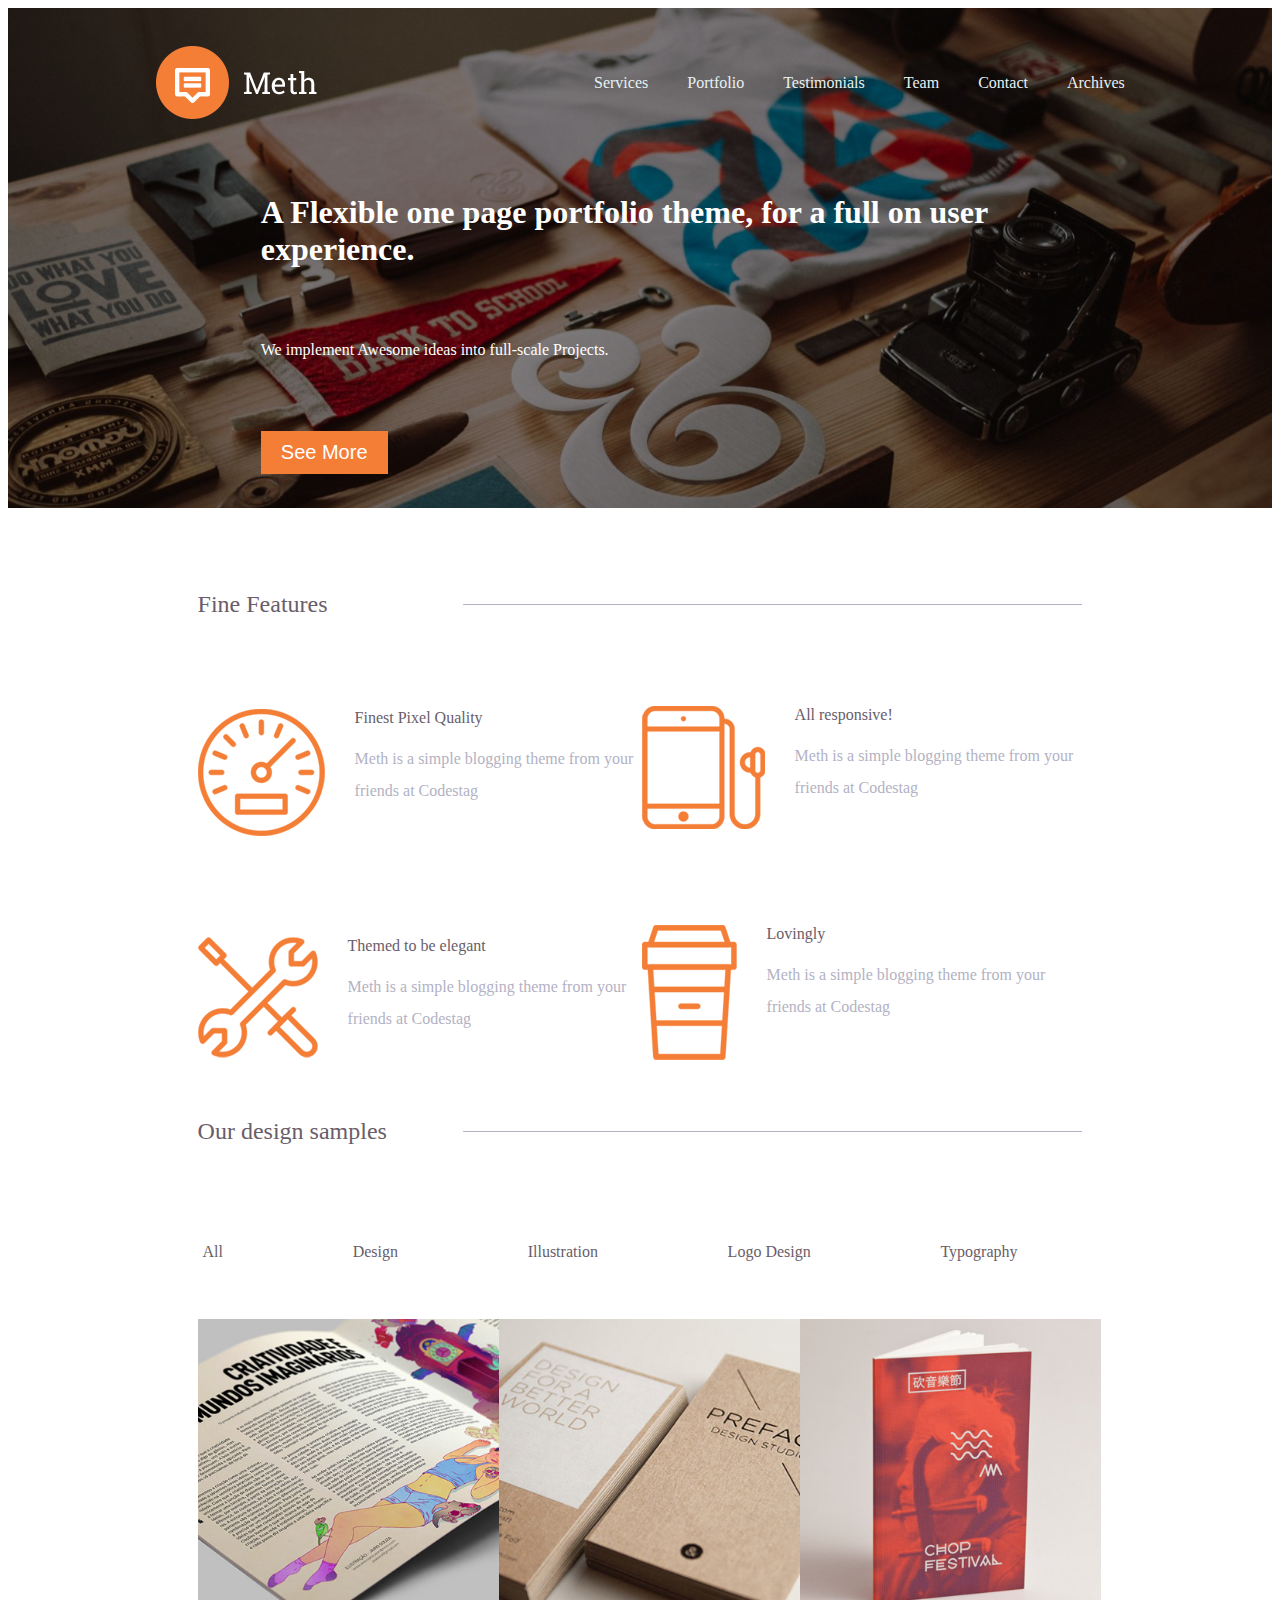
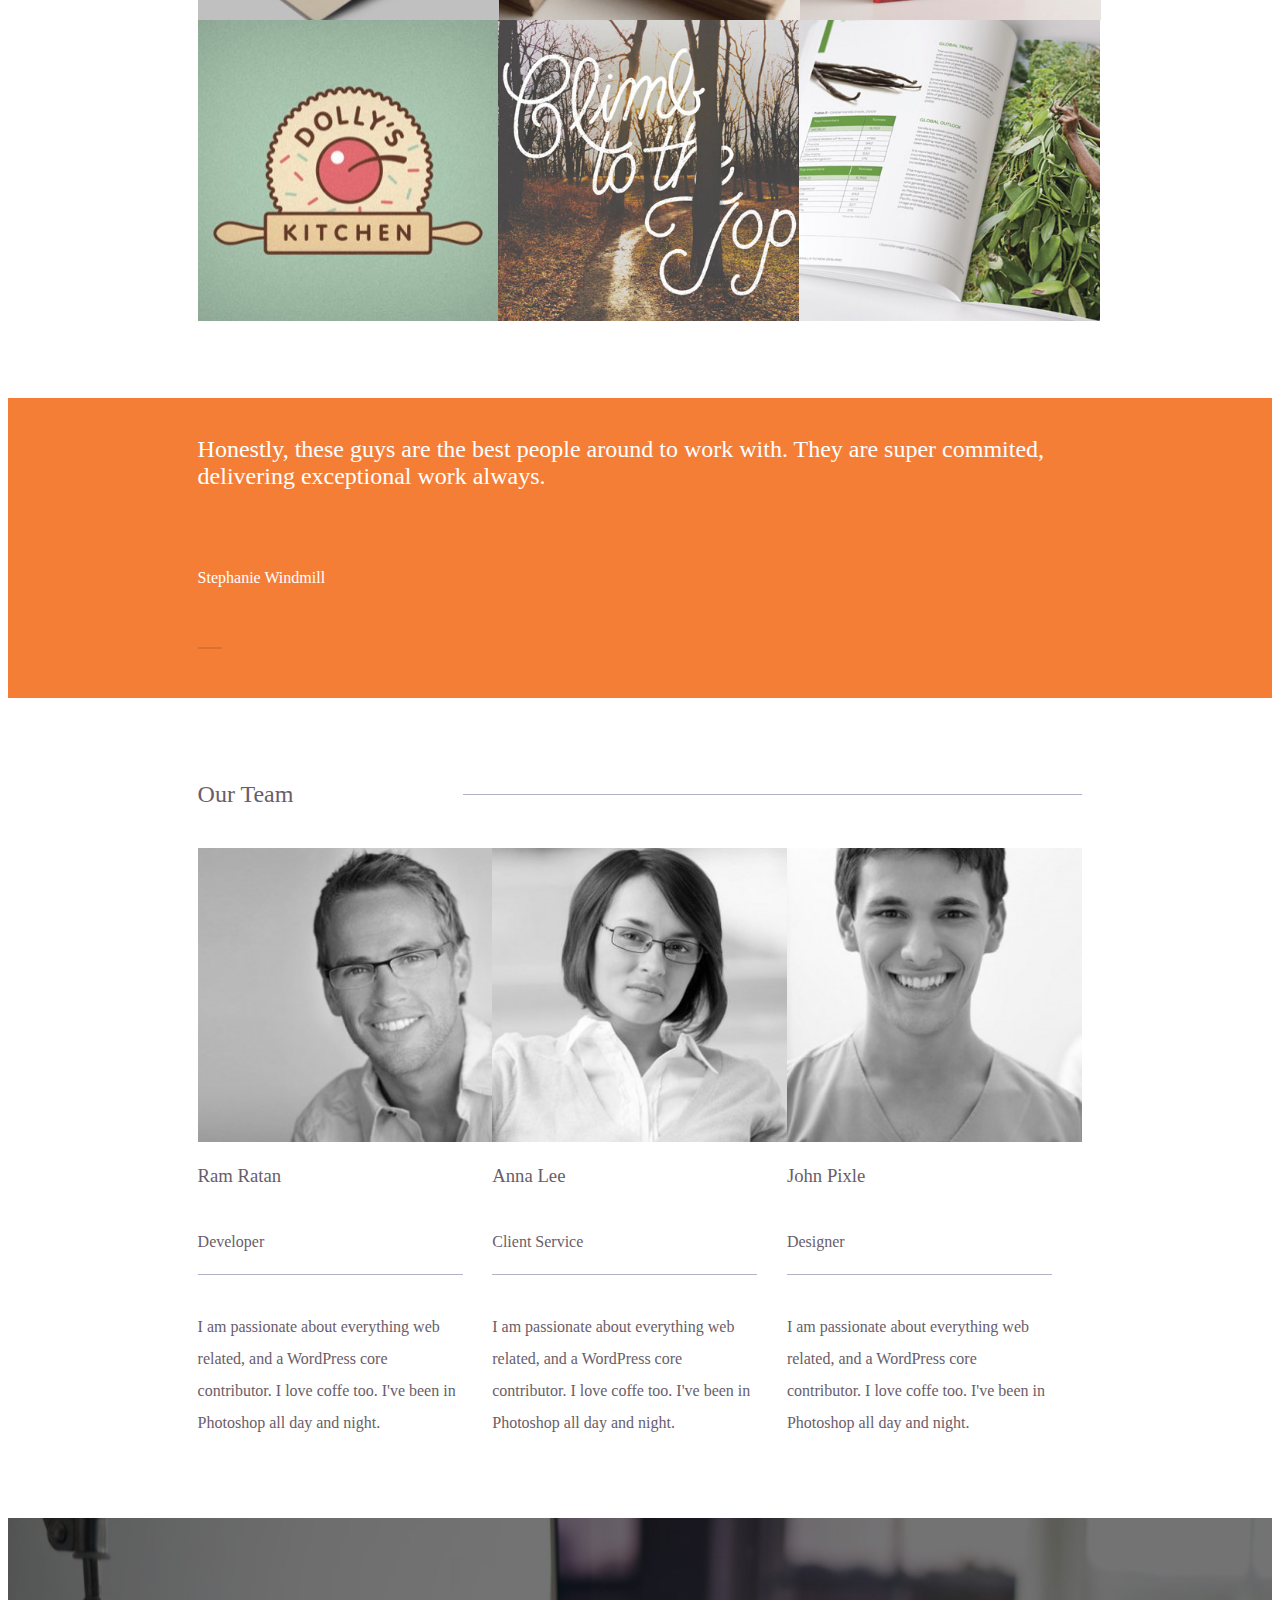
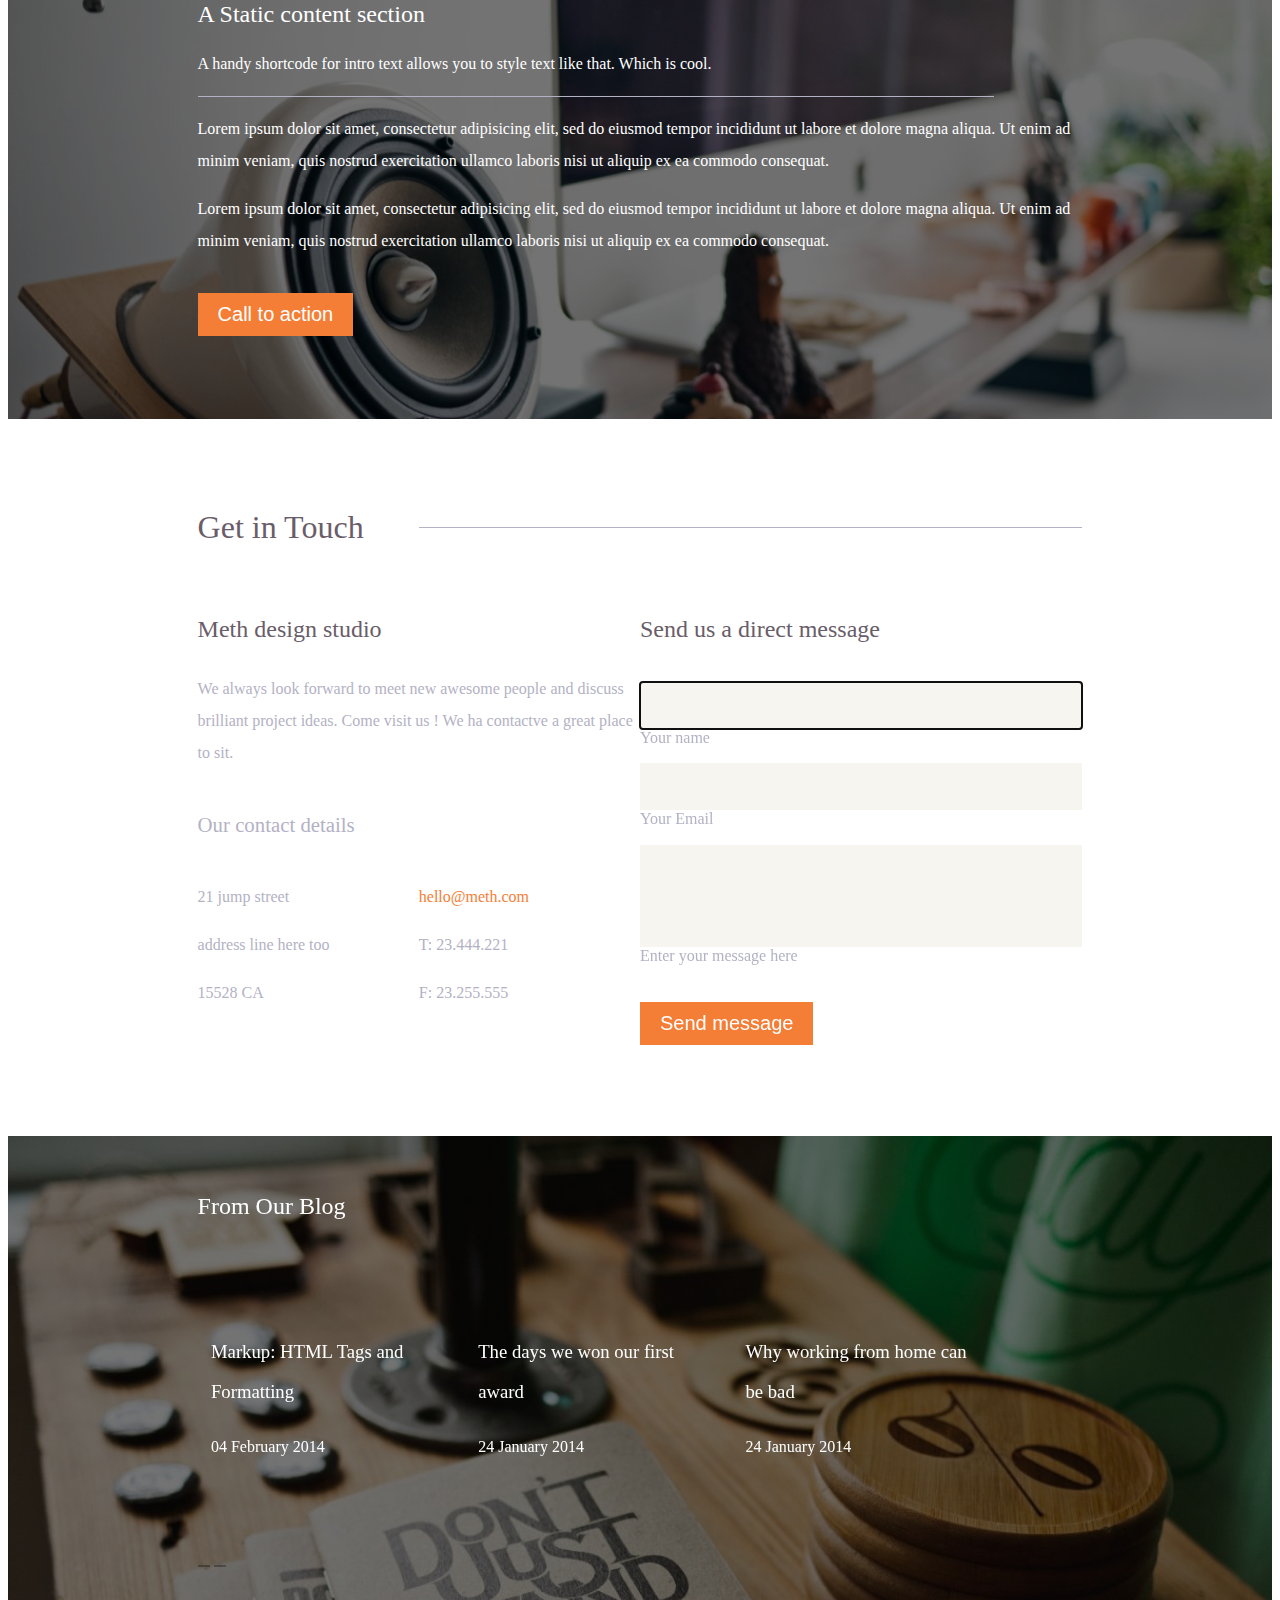
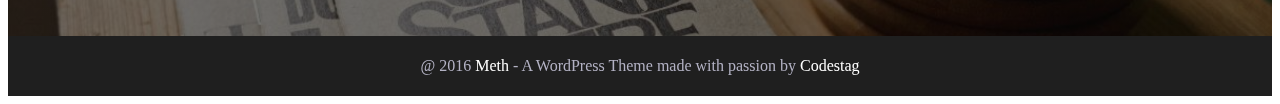
<file: index.html>
<!DOCTYPE html>

<html lang="fr">

    <head>

        <meta charset="utf-8">

        <link rel="stylesheet" href="style.css">

        <link rel="stylesheet" href="https://use.fontawesome.com/releases/v5.0.10/css/all.css" integrity="sha384-+d0P83n9kaQMCwj8F4RJB66tzIwOKmrdb46+porD/OvrJ+37WqIM7UoBtwHO6Nlg" crossorigin="anonymous">

        <title>Maquette 2</title>

    </head>

    <body>
        <div class="conteneur">
            <header>
                <div class="filtre_transparent">
                    <div id="cartouche">
                        <img class="logo" alt="logo" src="img/logo.png">

                        <nav>
                            <ul>
                                <li><a href="#services">Services</a></li>

                                <li><a href="#">Portfolio</a></li>

                                <li><a href="#">Testimonials</a></li>

                                <li><a href="#">team</a></li>

                                <li><a href="#">contact</a></li>

                                <li>
                                    <a href="#">archives</a>
                                    <ul id="rolling_menu">

                                        <li></li>
                                        <li></li>

                                    </ul>
                                </li>
                            </ul>
                        </nav>
                    </div>

                    <div class="header_text">
                        <h1>A Flexible one page portfolio theme, for a full on user experience.</h1>

                        <p>We implement Awesome ideas into full-scale Projects.</p>

                        <div>
                            <button class="orange_button"type="button" name="See More">See More</button>
                        </div>
                    </div>
                </div>
            </header>

            <section id="services">

                <div class="enTete">
                    <h2>Fine Features</h2>
                    <div class="hr_line"></div>
                </div>

                <div class="articles_wrapper">

                    <div class="first_column">

                        <article class="finest">

                            <img src="img/icon1.png" alt="icon"/>

                            <div class="article_content">

                                <h4>Finest Pixel Quality</h4>

                                <p> Meth is a simple blogging theme from your friends at Codestag</p>
                            </div>

                        </article>

                        <article class="themed">

                            <img src="img/icon4.png" alt="icon"/>

                            <div class="article_content">

                                <h4>Themed to be elegant</h4>

                                <p> Meth is a simple blogging theme from your friends at Codestag</p>
                            </div>

                        </article>
                    </div>

                    <div class="second_column">
                        <article class="all_responsive">

                            <img src="img/icon2.png" alt="icon"/>

                            <div class="article_content">
                            
                                <h4>All responsive!</h4>

                                <p> Meth is a simple blogging theme from your friends at Codestag</p>
                            </div>

                        </article>

                        <article class="lovingly">

                            <img src="img/icon3.png" alt="icon"/>

                            <div class="article_content">

                                <h4>Lovingly</h4>

                                <p> Meth is a simple blogging theme from your friends at Codestag</p>
                            </div>

                        </article>
                    </div>
                </div>

            </section>

            <section id="ourDesignSamples">

                <div class="enTete">
                    <h2>Our design samples</h2>
                    <div class="hr_line"></div>
                </div>

                <nav id="design_nav">

                    <ul>

                        <li><a href="#">All</a></li>

                        <li><a href="#">Design</a></li>

                        <li><a href="#">Illustration</a></li>

                        <li><a href="#">Logo Design</a></li>

                        <li><a href="#">Typography</a></li>

                    </ul>

                </nav>

                <div id="images">

                    <div id="liste_image_1">

                        <img src="img/imaginario.jpg" alt="imaginario">

                        <img src="img/portfolio_1.jpg" alt="portofolio1">

                        <img src="img/portfolio_2.jpg" alt="portofolio_2">

                    </div>

                    <div id="liste_image_2">

                        <img src="img/portfolio3-300x300.jpg" alt="portofolio_3">

                        <img src="img/portfolio_4.jpg" alt="portofolio_4">

                        <img src="img/portfolio5.jpg" alt="portofolio_5">

                    </div>

                </div>

            </section>

            <section id="orange_band">

                <div class="orange">

                    <h2 id="titre_orange">Honestly, these guys are the best people around to work with. They are super commited, delivering exceptional work always.</h2>

                    <p>Stephanie Windmill</p>

                    <div class="double_button">
                        <button class="button">
                            <span class="fa-layers fa-fw" style="background:hsl(22, 72%, 53%)">
                                <i class="fas fa-angle-left" style="color:white">
                                </i>
                        </button>

                        <button class="button">
                            <span class="fa-layers fa-fw" style="background:hsl(22, 72%, 53%)">
                                <i class="fas fa-angle-right" style="color: white">
                                </i>
                            </span>
                        </button>
                    </div>
                </div>
            </section>

            <section id="ourTeam">

                <div class="enTete">
                    <h2>Our Team</h2>
                    <div class="hr_line"></div>
                </div>

                <div id="columns_profil">

                    <div class="ramratan">

                        <img src="img/team1-300x300.jpg" alt="team1">

                        <h3>Ram Ratan</h3>

                        <p>Developer</p>

                        <div class="hr_line_special">
                        </div>

                        <p>I am passionate about everything web related, and a WordPress core contributor. I love coffe too. I've been in Photoshop all day and night.</p>

                    </div>

                    <div class="annalee">

                        <img src="img/team2-300x300.jpg" alt="team2">

                        <h3>Anna Lee</h3>

                        <p>Client Service</p>

                         <div class="hr_line_special">
                        </div>

                        <p>I am passionate about everything web related, and a WordPress core contributor. I love coffe too. I've been in Photoshop all day and night.</p>

                    </div>

                    <div class="johnpixle">

                        <img src="img/team3-300x300.jpg" alt="team3">

                        <h3>John Pixle</h3>

                        <p>Designer</p>

                         <div class="hr_line_special">
                        </div>

                        <p>I am passionate about everything web related, and a WordPress core contributor. I love coffe too. I've been in Photoshop all day and night.</p>

                    </div>
                </div>

            </section>

            <section id="staticSection">
                <div class="staticSectionContext">

                    <h2>A Static content section</h2>

                    <p>A handy shortcode for intro text allows you to style text like that. Which is cool.</p>

                    <div class="hr_line_special">
                    </div>

                    <p>Lorem ipsum dolor sit amet, consectetur adipisicing elit, sed do eiusmod tempor incididunt ut labore et dolore magna aliqua. Ut enim ad minim veniam, quis nostrud exercitation ullamco laboris nisi ut aliquip ex ea commodo consequat.</p>

                    <p>Lorem ipsum dolor sit amet, consectetur adipisicing elit, sed do eiusmod tempor incididunt ut labore et dolore magna aliqua. Ut enim ad minim veniam, quis nostrud exercitation ullamco laboris nisi ut aliquip ex ea commodo consequat. </p>

                    <button class="orange_button" type="button" >Call to action</button>
                </div>

            </section>

            <section id="getInTouch">

                <div class="enTete">
                    <h2>Get in Touch</h2>
                    <div class="hr_line_special"></div>
                </div>

                <div class="blockSectionContent">

                    <div class="conteneur_contacts">

                        <div class="contact">

                           <h3>Meth design studio</h3>

                           <p>We always look forward to meet new awesome people and discuss brilliant project ideas. Come visit us ! We ha contactve a great place to sit.</p>

                        </div>

                        <div class="contact_details">

                            <h4>Our contact details</h4>

                            <div class="contact_address">

                                <div class="contact_left">
                                    <p>21 jump street</p>
                                    <p>address line here too</p>
                                    <p>15528 CA</p>
                                </div>

                                <div class="contact_right">
                                     <p class="colored_mail">hello@meth.com</p>
                                     <p>T: 23.444.221</p>
                                     <p>F: 23.255.555</p>
                                </div>

                            </div>
                        </div>

                            <div class="logos">

                                <a href="#"><i class="fab fa-twitter fa-2x" style="color:rgb(179, 178, 196)"></i></a>

                                <a href="#"><i class="fab fa-dribbble fa-2x" style="color:rgb(179, 178, 196)"></i></a>

                                <a href="#"><i class="fab fa-instagram fa-2x" style="color:rgb(179, 178, 196)"></i></a>
                            </div>
                    </div>

                    <div class="send ">

                        <h3>Send us a direct message</h3>

                        <form class="" action="index.html" method="post">
                            <div class="pack_1">
                                <input class="form_input_style1" type="text" name="" value="" autofocus="" placeholder="">
                            
                                <label for="">Your name</label>
                            </div>

                            <div class="pack_1">
                                <input class="form_input_style1" type="text" name="" value="" placeholder="">
     
                                <label for="">Your Email</label>
                            </div>

                            <div class="pack_1">
                                <input class="form_input_style2" type="text" name="" value="" placeholder="">

                                <label for="">Enter your message here</label>
                            </div>
                            
                            <div>
                                <button class="orange_button_form" type="submit" name="button">Send message</button>
                            </div>

                        </form>

                    </div>

                </div>

            </section>

            <section id="fromOurBlog">

                <div class="content_fromOurBlog">

                    <h2>From Our Blog</h2>

                    <div class="articles">
                        
                        <div class="paquets">
                            <h3>Markup: HTML Tags and Formatting</h3>
                            <p>04 February 2014</p>
                        </div>

                        <div class="paquets">
                            <h3>The days we won our first award</h3>
                            <p>24 January 2014</p>
                        </div>

                        <div class="paquets">
                            <h3>Why working from home can be bad</h3>
                            <p>24 January 2014</p>
                        </div>

                    </div>

                    <div class="double_button">

                        <button class="button">
                            <span class="fa-layers fa-fw">
                                <i class="fas fa-angle-left" style="color:white">
                                </i>
                        </button>

                        <button class="button">
                            <span class="fa-layers fa-fw">
                                <i class="fas fa-angle-right" style="color: white">
                                </i>
                            </span>
                        </button>

                    </div>

                </div>

            </section>

            <footer>
                <p>@ 2016 <span class="white_word">Meth</span> - A WordPress Theme made with passion by <span class="white_word">Codestag</span></p>
            </footer>

        </div>

    </body>

</html>
</file>
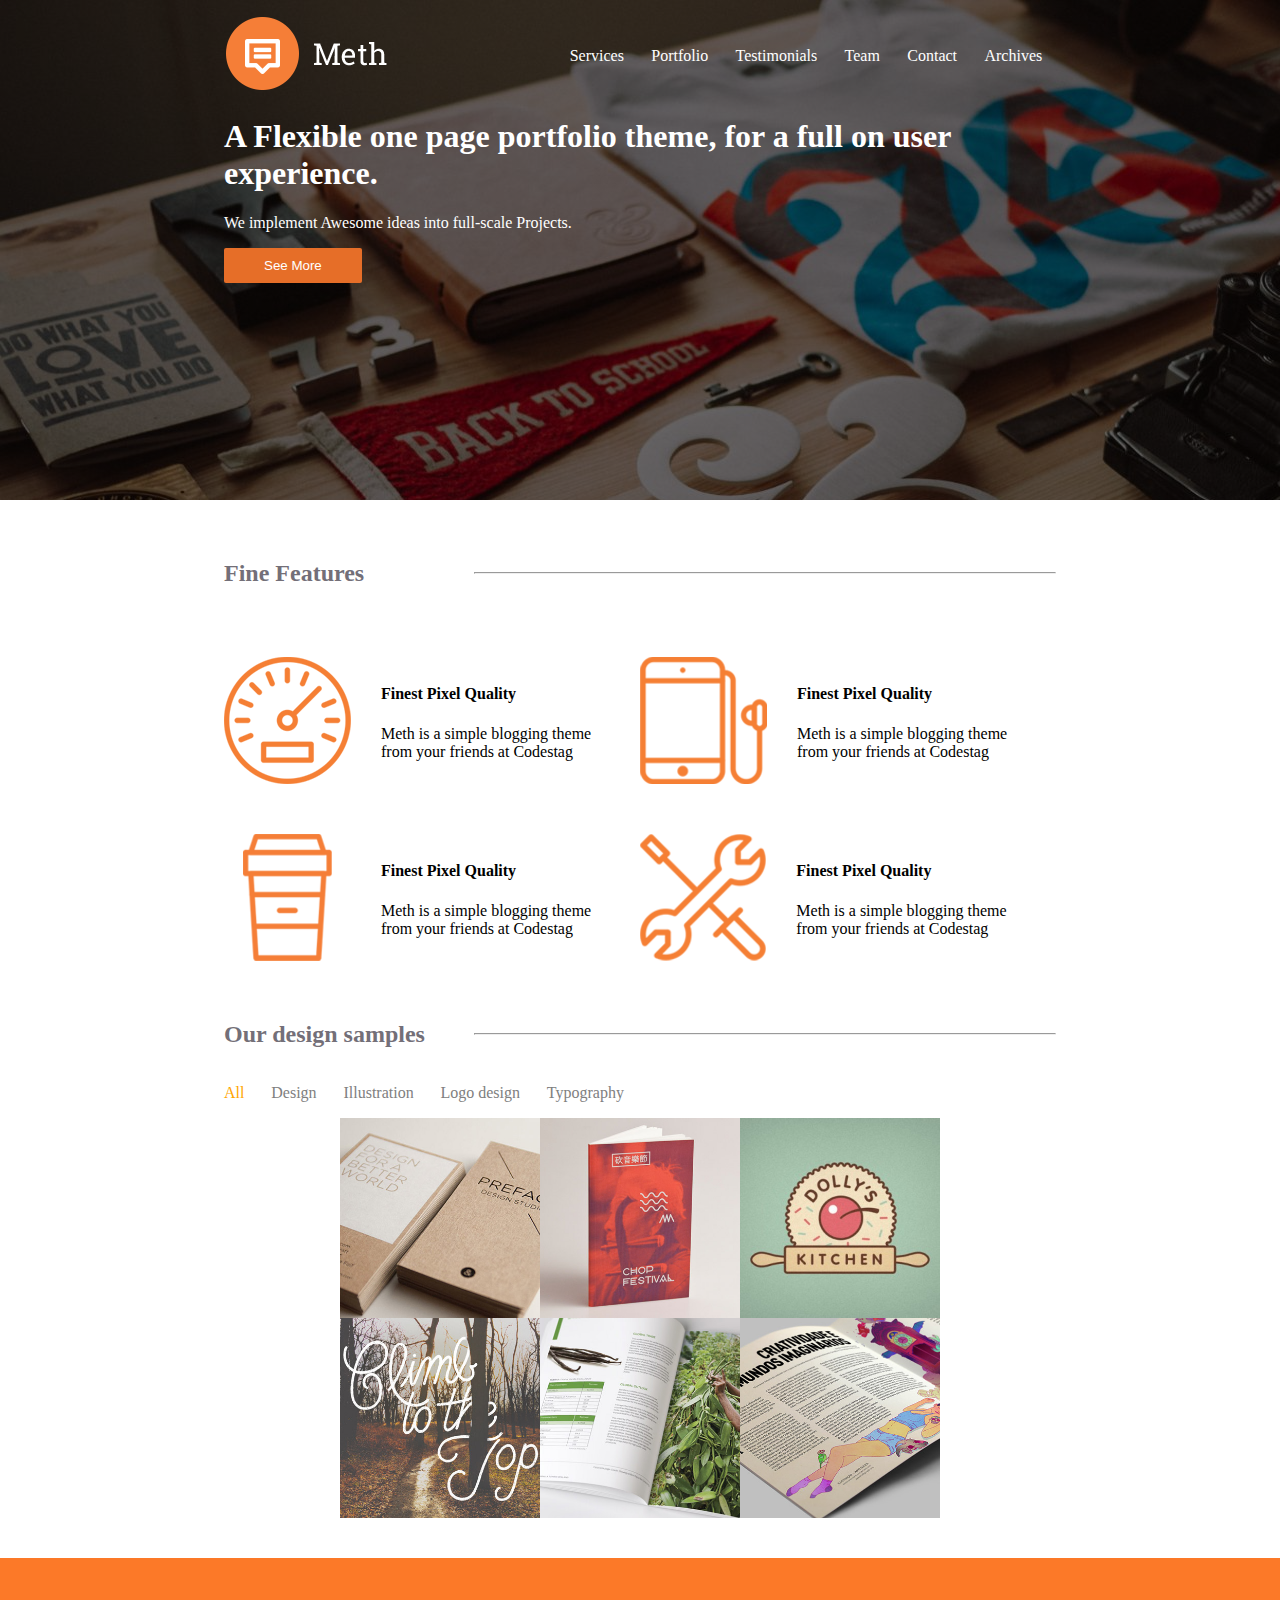
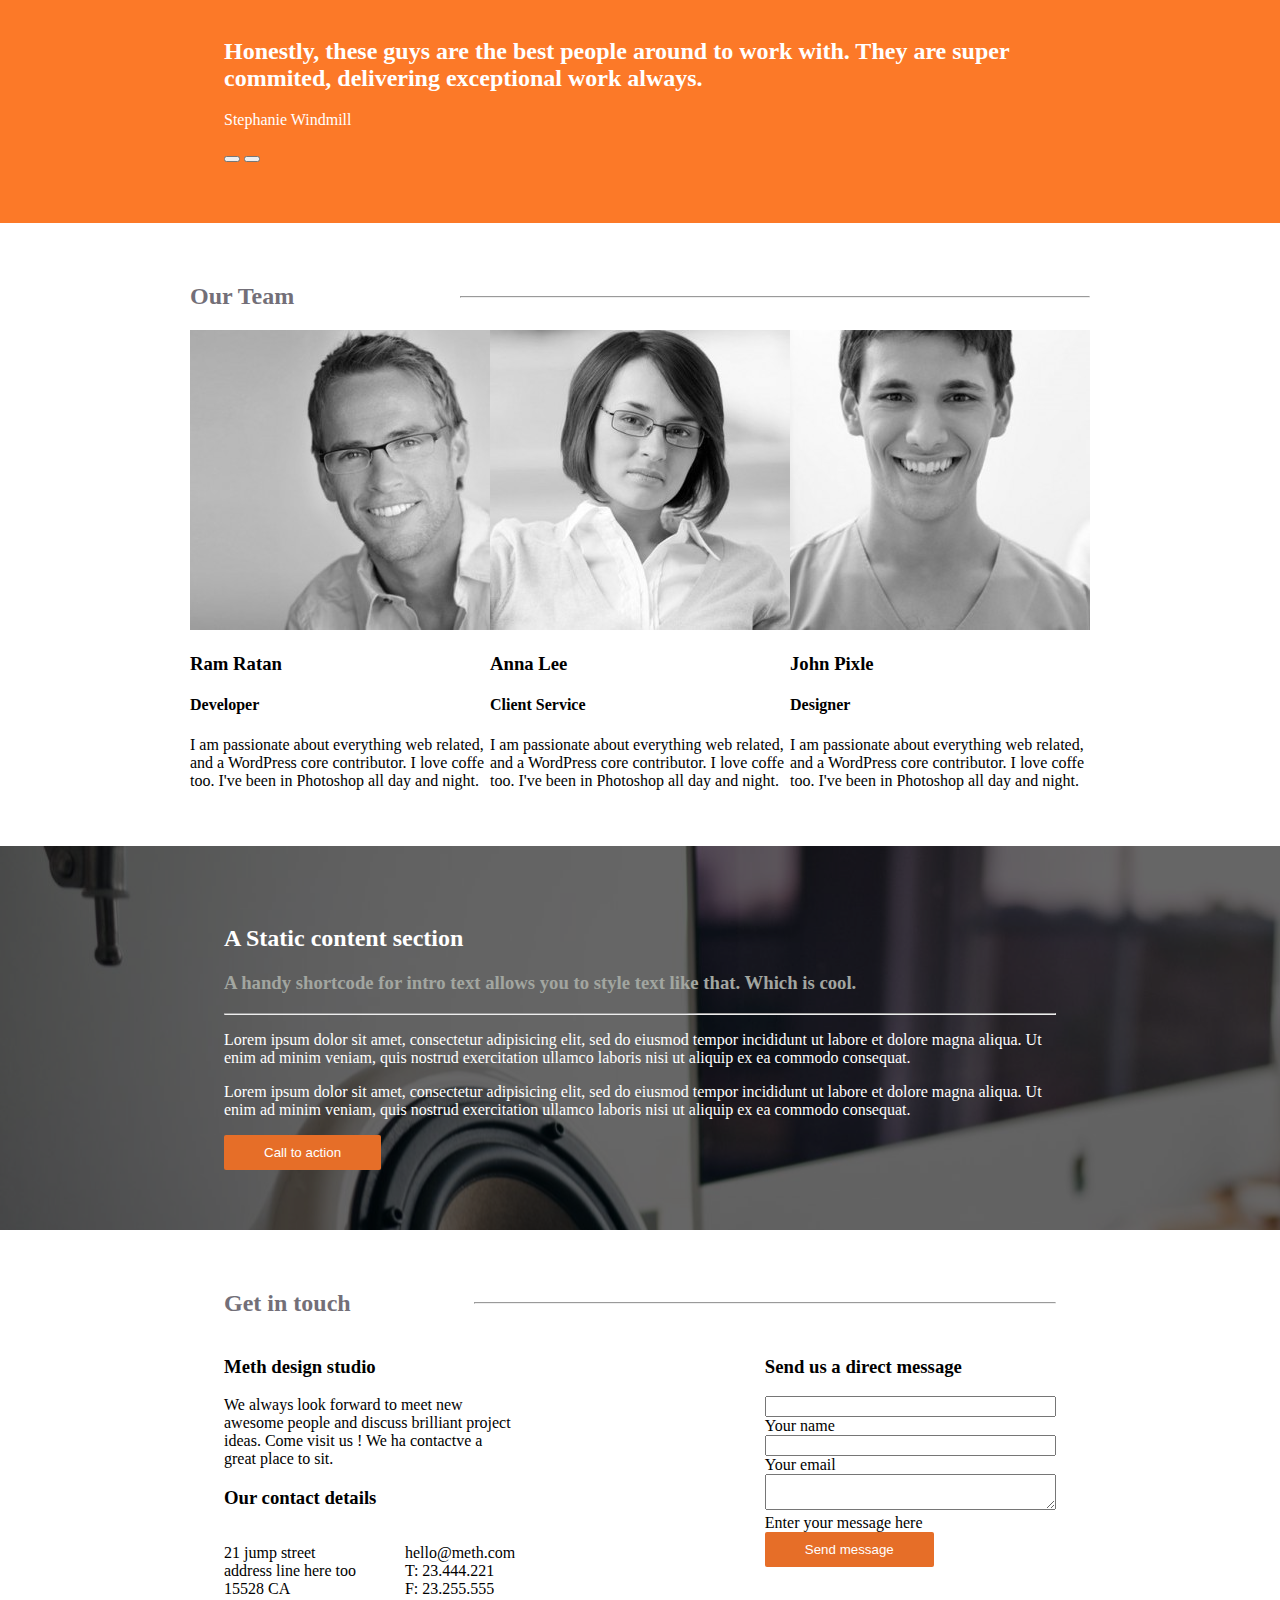
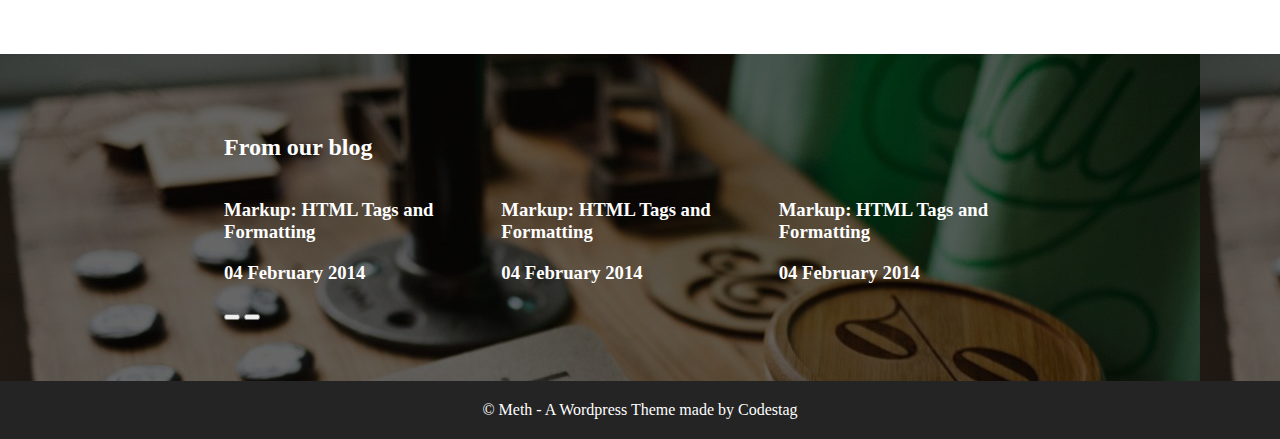
<file: nico_version/index.html>
<!DOCTYPE html>
<html lang="fr">
  <head>

    <!-- Balise meta d'encodage -->
    <meta charset="utf-8">

    <!-- CSS + icones -->
    <link rel="stylesheet" href="css/style.css">
    <link rel="stylesheet" href="https://use.fontawesome.com/releases/v5.0.10/css/all.css" integrity="sha384-+d0P83n9kaQMCwj8F4RJB66tzIwOKmrdb46+porD/OvrJ+37WqIM7UoBtwHO6Nlg" crossorigin="anonymous">

    <title>Maquette 2</title>
  </head>
  <body>

    <!-- HEADER -->
    <header class="container">
      <div>
        <nav id="main-nav">

          <a href="#">
            <img src="img/logo.png" alt="Logo">
          </a>

          <ul>
            <li><a href="#">Services</a></li>
            <li><a href="#">Portfolio</a></li>
            <li><a href="#">Testimonials</a></li>
            <li><a href="#">Team</a></li>
            <li><a href="#">Contact</a></li>
            <li><a href="#">Archives</a></li>
          </ul>
        </nav>
        <h1>A Flexible one page portfolio theme, for a full on user experience.</h1>
        <p>We implement Awesome ideas into full-scale Projects.</p>
        <button class="orange-button" type="button" name="See More">See More</button>
      </div>
    </header>

    <!-- Features -->
    <section id="features" class="container">
      <div>

        <!-- DIV pour utiliser le HR en flexbox -->
        <div class="hr-title">
          <h2>Fine Features</h2>
          <span><hr></span>
        </div>
        <div class="features-list">
          <div class="features-items">
            <img src="img/icon1.png" alt="icon"/>
            <div>
              <h4>Finest Pixel Quality</h4>
              <p> Meth is a simple blogging theme from your friends at Codestag</p>
            </div>
          </div>
          <div class="features-items">
            <img src="img/icon2.png" alt="icon"/>
            <div>
              <h4>Finest Pixel Quality</h4>
              <p> Meth is a simple blogging theme from your friends at Codestag</p>
            </div>
          </div>
        </div>
        <div class="features-list">
          <div class="features-items">
            <img src="img/icon3.png" alt="icon"/>
            <div>
              <h4>Finest Pixel Quality</h4>
              <p> Meth is a simple blogging theme from your friends at Codestag</p>
            </div>
          </div>
          <div class="features-items">
            <img src="img/icon4.png" alt="icon"/>
            <div>
              <h4>Finest Pixel Quality</h4>
              <p> Meth is a simple blogging theme from your friends at Codestag</p>
            </div>
          </div>
        </div>
      </div>
    </section>

    <!-- Portfolio -->
    <section id="portfolio" class="container">
      <div>
        <div class="hr-title">
          <h2>Our design samples</h2>
          <span><hr></span>
        </div>
        <nav id="portfolio-menu">
          <ul>
            <li><a class="active" href="#">All</a></li>
            <li><a href="#">Design</a></li>
            <li><a href="#">Illustration</a></li>
            <li><a href="#">Logo design</a></li>
            <li><a href="#">Typography</a></li>
          </ul>
        </nav>
        <div class="portfolio-images">
          <img src="img/portfolio1.jpg" alt="Portfolio">
          <img src="img/portfolio2.jpg" alt="Portfolio">
          <img src="img/portfolio3.jpg" alt="Portfolio">
        </div>
        <div class="portfolio-images">
          <img src="img/portfolio4.jpg" alt="Portfolio">
          <img src="img/portfolio5.jpg" alt="Portfolio">
          <img src="img/portfolio6.jpg" alt="Portfolio">
        </div>
      </div>
    </section>

    <!-- Section avec background orange -->
    <section id="orange" class="container">
      <div>
        <h2 class="white-title">Honestly, these guys are the best people around to work with. They are super commited, delivering exceptional work always.</h2>
        <p>Stephanie Windmill</p>
        <button type="button"><i class="fas fa-angle-left"></i></button>
        <button type="button"><i class="fas fa-angle-right"></i></button>
      </div>
    </section>

    <!-- Team -->
    <section id="team" class="container">
      <div>
        <div class="hr-title">
          <h2>Our Team</h2>
          <span><hr></span>
        </div>
        <div id="team-group">
          <div>
            <img src="img/team1.jpg" alt="team1">
            <h3>Ram Ratan</h3>
            <h4>Developer</h4>
            <p>I am passionate about everything web related, and a WordPress core contributor. I love coffe too. I've been in Photoshop all day and night.</p>
          </div>
          <div>
            <img src="img/team2.jpg" alt="team2">
            <h3>Anna Lee</h3>
            <h4>Client Service</h4>
            <p>I am passionate about everything web related, and a WordPress core contributor. I love coffe too. I've been in Photoshop all day and night.</p>
          </div>
          <div>
            <img src="img/team3.jpg" alt="team3">
            <h3>John Pixle</h3>
            <h4>Designer</h4>
            <p>I am passionate about everything web related, and a WordPress core contributor. I love coffe too. I've been in Photoshop all day and night.</p>
          </div>
         </div>
        </div>
      </section>

      <!-- Static content section -->
      <section id="static-content" class="container">
        <div>
          <h2 class="white-title">A Static content section</h2>
          <h3>A handy shortcode for intro text allows you to style text like that. Which is cool.</h3>
          <hr>
          <p>Lorem ipsum dolor sit amet, consectetur adipisicing elit, sed do eiusmod tempor incididunt ut labore et dolore magna aliqua. Ut enim ad minim veniam, quis nostrud exercitation ullamco laboris nisi ut aliquip ex ea commodo consequat.</p>
          <p>Lorem ipsum dolor sit amet, consectetur adipisicing elit, sed do eiusmod tempor incididunt ut labore et dolore magna aliqua. Ut enim ad minim veniam, quis nostrud exercitation ullamco laboris nisi ut aliquip ex ea commodo consequat. </p>
          <button class="orange-button" type="button" >Call to action</button>
        </div>
      </section>

      <!-- Contact -->
      <section id="contact" class="container">
        <div>
          <div class="hr-title">
            <h2>Get in touch</h2>
            <span><hr></span>
          </div>
          <div id="contact-div">
            <div>
              <h3>Meth design studio</h3>
              <p>We always look forward to meet new awesome people and discuss brilliant project ideas. Come visit us ! We ha contactve a great place to sit.</p>

              <h3>Our contact details</h3>
              <div id="contact-details">
                <p>21 jump street <br>
                   address line here too <br>
                   15528 CA
                 </p>
                 <p>
                   hello@meth.com<br>
                   T: 23.444.221<br>
                   F: 23.255.555
                 </p>
              </div>
              <a class="network-icons" href="#"><i class="fab fa-twitter"></i></a>
              <a class="network-icons" href="#"><i class="fab fa-dribbble"></i></a>
              <a class="network-icons" href="#"><i class="fab fa-instagram"></i></a>
            </div>
            <div>
              <h3>Send us a direct message</h3>
                <form id="contact-form" action="index.html" method="post">
                  <input type="text" name="name" value=""><br>
                  Your name<br>
                  <input type="text" name="email" value=""><br>
                  Your email<br>

                  <textarea form="contact-form"></textarea><br>
                  Enter your message here<br>
                  <button class="orange-button" type="submit" name="button">Send message</button>
                </form>
            </div>
          </div>
        </div>
      </section>

      <!-- Blog comments -->
      <section id="blog" class="container">
        <div>
          <h2 class="white-title">From our blog</h2>
          <div id="blog-comments">
            <div>
              <h3>Markup: HTML Tags and Formatting<h3>
              <p>04 February 2014</p>
            </div>
            <div>
              <h3>Markup: HTML Tags and Formatting<h3>
              <p>04 February 2014</p>
            </div>
            <div>
              <h3>Markup: HTML Tags and Formatting<h3>
              <p>04 February 2014</p>
            </div>
          </div>
          <button type="button"><i class="fas fa-angle-left"></i></button>
          <button type="button"><i class="fas fa-angle-right"></i></button>
        </div>
      </section>

      <!-- Footer -->
      <footer>
        <span>© Meth - A Wordpress Theme made by Codestag</span>
      </footer>
  </body>
</html>
</file>
<file: style.css>
/*Enjoy, Nico. Sorry for the mess...*/

header {
	background-image: url("img/image-499666622.jpg");
	background-size: cover ;
	height: 500px ;
}

.filtre_transparent {
	height: 100%;
	background-color: rgba(0, 0, 0, 0.5); }

h2, h3, h4 { 
	font-weight: normal; 
}

p {
	line-height: 2em;
}

#cartouche {
	height: 30%;
	display: flex;
	flex-flow: row nowrap;
	justify-content: space-around;
	align-items: center;
}

.logo {
	max-width: 60%;
	min-width: 164px;
	max-height: 78px;
	padding-left: 40px;
}

nav {
	min-width: 50%;
}

nav ul{
	margin: 0px;
	list-style-type: none;
	height: 100%;
	display: flex;
	flex-flow: row wrap;
	justify-content: space-around;
}

nav ul li {
	padding: 0 10px;
	line-height: 60px;
	height: 60px;
	text-transform: capitalize;
}

a {
	display: block;
}

header a:link, header a:visited {text-decoration: none; color: hsl(189, 37%, 93%); }

header a:hover, header a:active {text-decoration: none; background-color: rgba(0, 0, 0, 0.2);}

.header_text {
	margin: 0 20% 0 20% ;
	color: white;
	display: flex;
	flex-flow: column nowrap;
	justify-content: space-around;
	height: 70%;
}
.orange_button {
	background-color: rgb(245, 126, 55); 
    border: none;
    margin : 20px auto;
    color: white;
    padding: 10px 20px;
    text-decoration: none;
    display: inline-block;
    font-size: 20px;
    align-self: flex-start;
}

#services, #ourDesignSamples, #ourTeam, #getInTouch, .orange, .content_fromOurBlog {
	margin: 5% 15%;
}

#services {
	height: 450px;
	color: rgb(105, 93, 105);
}

#services p {
	color: rgb(179, 178, 196);
}
.enTete {
	display: flex;
	flex-flow: row nowrap;
	align-items: center;
	justify-content: space-between;
	margin-bottom: 20px;
}

.enTete h2 { 
	width: 30%;
	color: rgb(105, 93, 105);
}

.hr_line {
	width: 70%;
	border: 1px solid rgb(179, 178, 196) ;
	border-width: 0 0 1px 0;
	border-color: rgb(179, 178, 196);
}

/*met les colonnes à l'horizontale*/

.articles_wrapper {
	display: flex;
	flex-flow: row nowrap;
	justify-content: space-around;
	height: 100%;
}

/*gère les colonnes à la verticale*/

.first_column, .second_column {
	display: flex;
	flex-flow: column nowrap;
	justify-content: space-around;
}

/*gère chaque article */

.articles_wrapper article {
	display: flex;
	flex-flow: row nowrap;
	justify-content: space-between;
	align-items: flex-start;
}

#services img { border-top: 20px;
}

.article_content  {
	display: flex;
	flex-flow: column nowrap;
	justify-content: space-between;
	padding-left: 30px;
}

.article_content h4 {
	margin: 0;
}

#ourDesignSamples {
	color: rgb(105, 93, 105);
	display: flex;
	flex-flow: column nowrap;
	justify-content: space-around;
	height: 850px;
}

#ourDesignSamples nav {
		margin: 10px 0 10px -100px;
}

#ourDesignSamples a:link, #ourDesignSamples a:visited {text-decoration: none; color: rgb(105, 93, 105); }

#ourDesignSamples a:hover, #ourDesignSamples a:active {text-decoration: none; color: rgb(245, 126, 55);}


#images {
	display: flex;
	flex-flow: column nowrap;
	justify-content: flex-start;
}
#liste_image_1 {
	display: flex;
	flex-flow: row nowrap;
}

#liste_image_2 {
	display: flex;
	flex-flow: row nowrap;
}

#images img {
	width : 301px;
}

#orange_band {
	background-color: rgb(245, 126, 55);
	width: 100%;
	height: 300px;
}

.orange {
	color: white;
	display: flex;
	flex-flow: column;
	justify-content: space-around;
	align-items: flex-start;
	font-weight: normal;
	height: 100%;
}
.orange h2 {
	font-size: 1.5em;
}

.double_button {
	display: flex;
	flex-flow: row nowrap;
	justify-content: flex-start;
	color: white;
	margin-bottom: 30px;
}

.button {
	background-color: hsl(22, 72%, 53%);
    border: none;
    color: white;
    text-align: center;
    text-decoration: none;
    display: inline-block;
    font-size: 16px;
}

#ourTeam p, #ourTeam h3 {
	color: rgb(105, 93, 105);
}

#columns_profil {
	display: flex;
	flex-flow: row wrap;
	width: 100%;
}

.hr_line_special {
	width: 90%;
	border: 1px solid rgb(179, 178, 196) ;
	border-width: 0 0 1px 0;
	border-color: rgb(179, 178, 196);
}

#columns_profil img {
	width: 100% ; 
}

.ramratan, .annalee, .johnpixle {
	width: 33.3%;
}

#columns_profil p { 
	padding: 20px 30px 0 0;
}

#staticSection {
    background: linear-gradient(rgba(0, 0, 0, 0.55), rgba(0, 0, 0, 0.55)), url("img/image-195625538.jpg") no-repeat;background-size:auto;
    color: white;
    background-size: cover; 
    padding: 5% 15%;
 }

#getInTouch {
	display: flex;
	flex-flow: column nowrap;
}

.blockSectionContent {
	display: flex;
	flex-flow: row nowrap;
	justify-content: center;
	align-items: flex-start;
}

.conteneur_contacts, .send {
	width: 50%;
}

.conteneur_contacts {
	display: flex;
	flex-flow: column nowrap;
	align-items: flex-start;
}

.contact_details {
	width: 100%;
}

.contact_address {
	display: flex;
	flex-flow: row nowrap;
	align-items: center;
	justify-content: space-between ;
}

.contact_right {
	width: 50%;
}

.logos {
	display: flex;
	flex-flow: row nowrap;
	justify-content: space-between;
	width: 30%;
}

#getInTouch h2 {
	font-size: 2em;
}

#getInTouch h3{
	margin-bottom: 30px;
	color: rgb(105, 93, 105);
	font-size: 1.5em;
}

#getInTouch h4 {
	font-size: 1.3em;
}

#getInTouch p:not(.colored_mail), #getInTouch h4 {
	color: rgb(179, 178, 196);
}

.colored_mail {
	color: rgb(245, 126, 55);
}

.send form {
	display: flex;
	flex-flow: column nowrap;
	justify-content: space-around;
	align-self: flex-start;
	height: 400px;
}

.send label {
	color: rgb(179, 178, 196);
}

.pack_1 {
	display: flex;
	flex-flow: column nowrap;
}

.orange_button_form {
	background-color: rgb(245, 126, 55); 
    border: none;
    margin : 20px auto;
    color: white;
    padding: 10px 20px;
    text-decoration: none;
    display: inline-block;
    font-size: 20px;
}


.form_input_style1 {
  border: none;
  background-color: rgb(246, 245, 240); 
  height: 45px;
}

.form_input_style2 {
	border: none;
	background-color: rgb(246, 245, 240);
	height: 100px;
}

#fromOurBlog {
	background: linear-gradient(rgba(0, 0, 0, 0.55), rgba(0, 0, 0, 0.55)), url("img/image-876206940.jpg") no-repeat;background-size:auto;
	background-size: cover;
	height: 500px;
}

.content_fromOurBlog {
	display: flex;
	flex-flow: column nowrap;
	justify-content: space-around;
	align-items: flex-start;
	height: 100%;
	color: white;
}

.articles {
	display: flex;
	flex-flow: row nowrap;
	align-items: center;
	justify-content: space-around;
	line-height: 2.5em;
}
.paquets {
	width: 30%;
}

.content_fromOurBlog .double_button {
	display: block;
}
.content_fromOurBlog .button {
	background-color: hsla(0, 0%, 0%, 0.3);
}

footer {
	text-align: center;
	background-color: rgb(31, 31, 31);
	color: rgb(179, 178, 196);
	height: 60px; 
	display: flex;
	justify-content: center;
	align-items: center;
}

.white_word {
	color: white;
}
</file>
<file: nico_version/css/style.css>
/* Général */

*{
  box-sizing: border-box;
}

body{
  margin:0px;
}

.container{
  display:flex;
  justify-content: center;
}

.container > div{
  flex-basis: 65%;
}

h2{
  color:#736F78;
}

.hr-title{
  display:flex;
  align-items: center;
  justify-content: space-between;
}

.hr-title > span {
  width:70%;
}

section{
  margin: 40px 0px;
}

.white-title{
  color:white;
}

.orange-button{
  padding: 10px 40px;
  background-color: #E66E28;
  border-radius: 2px;
  border:none;
  color:white;

}

/* Header */
header{
  background:
    linear-gradient(
       rgba(0, 0, 0, 0.6),
       rgba(0, 0, 0, 0.6)
     ),
     url("../img/image-499666622.jpg");

    color:white;
    height:500px;
}

#main-nav{
  display: flex;
  justify-content: space-between;
  flex-flow: wrap;
  margin-top: 15px;
}

#main-nav > ul{
  display: flex;
  width:500px;
  justify-content: space-around;
  align-items: center;
  list-style: none;
  padding:0px;
}

#main-nav > ul > li a {
  text-decoration: none;
  color:white;
}


/* Features */
.features-list{
  display:flex;
  justify-content: space-between;
  margin-top:50px;
}

.features-items{
  display:flex;
  justify-content: space-around;
  align-items: center;
}

.features-items > div{
  padding: 0px 30px 0px 30px;
}

/* Portfolio */

#portfolio-menu > ul{
  display: flex;
  list-style: none;
  max-width: 400px;
  justify-content: space-between;
  padding: 0px;
}

#portfolio-menu > ul li a {
  text-decoration: none;
  color:grey;
}

#portfolio-menu > ul li a.active{
  color:orange;
}

.portfolio-images{
  display:flex;
  justify-content: center;
  flex-flow: wrap;
}

.portfolio-images > img{
  width:200px;
  height:200px;
}

/* Orange */
#orange{
  background-color: #FC7928;
  color:white;
  padding:60px 0;
}

/* Team */

#team-group{
  display: flex;
}

/* Static content */
#static-content{
  background:
    linear-gradient(
       rgba(0, 0, 0, 0.6),
       rgba(0, 0, 0, 0.6)
     ),
     url("../img/image-195625538.jpg");

    color:white;
    padding:60px 0;
}

#static-content h3{
  color:#A2A6A0;

}

/* Contacts */
#contact-div{
  display:flex;
  justify-content: space-between;
}

#contact-div div{
  flex-basis: 35%;
}

#contact-details{
display:flex;
justify-content: space-between;
}

#contact-form input, #contact-form textarea{
  width:100%;
}

.network-icons, .network-icons i{
  color:grey;
  text-decoration: none;
  font-size: 30px;
}

/* From blog */
#blog{
  background:
    linear-gradient(
       rgba(0, 0, 0, 0.6),
       rgba(0, 0, 0, 0.6)
     ),
     url("../img/image-876206940.jpg");
     padding:60px 0;
     margin-bottom:0px;
}

#blog-comments{
  display: flex;
  justify-content: space-between;
  color:white;
}

/* Footer */
footer{
  display: flex;
  justify-content: center;
  align-items: center;
  padding:20px 0;
  background-color: #242424;
  color:white;
}
</file>
